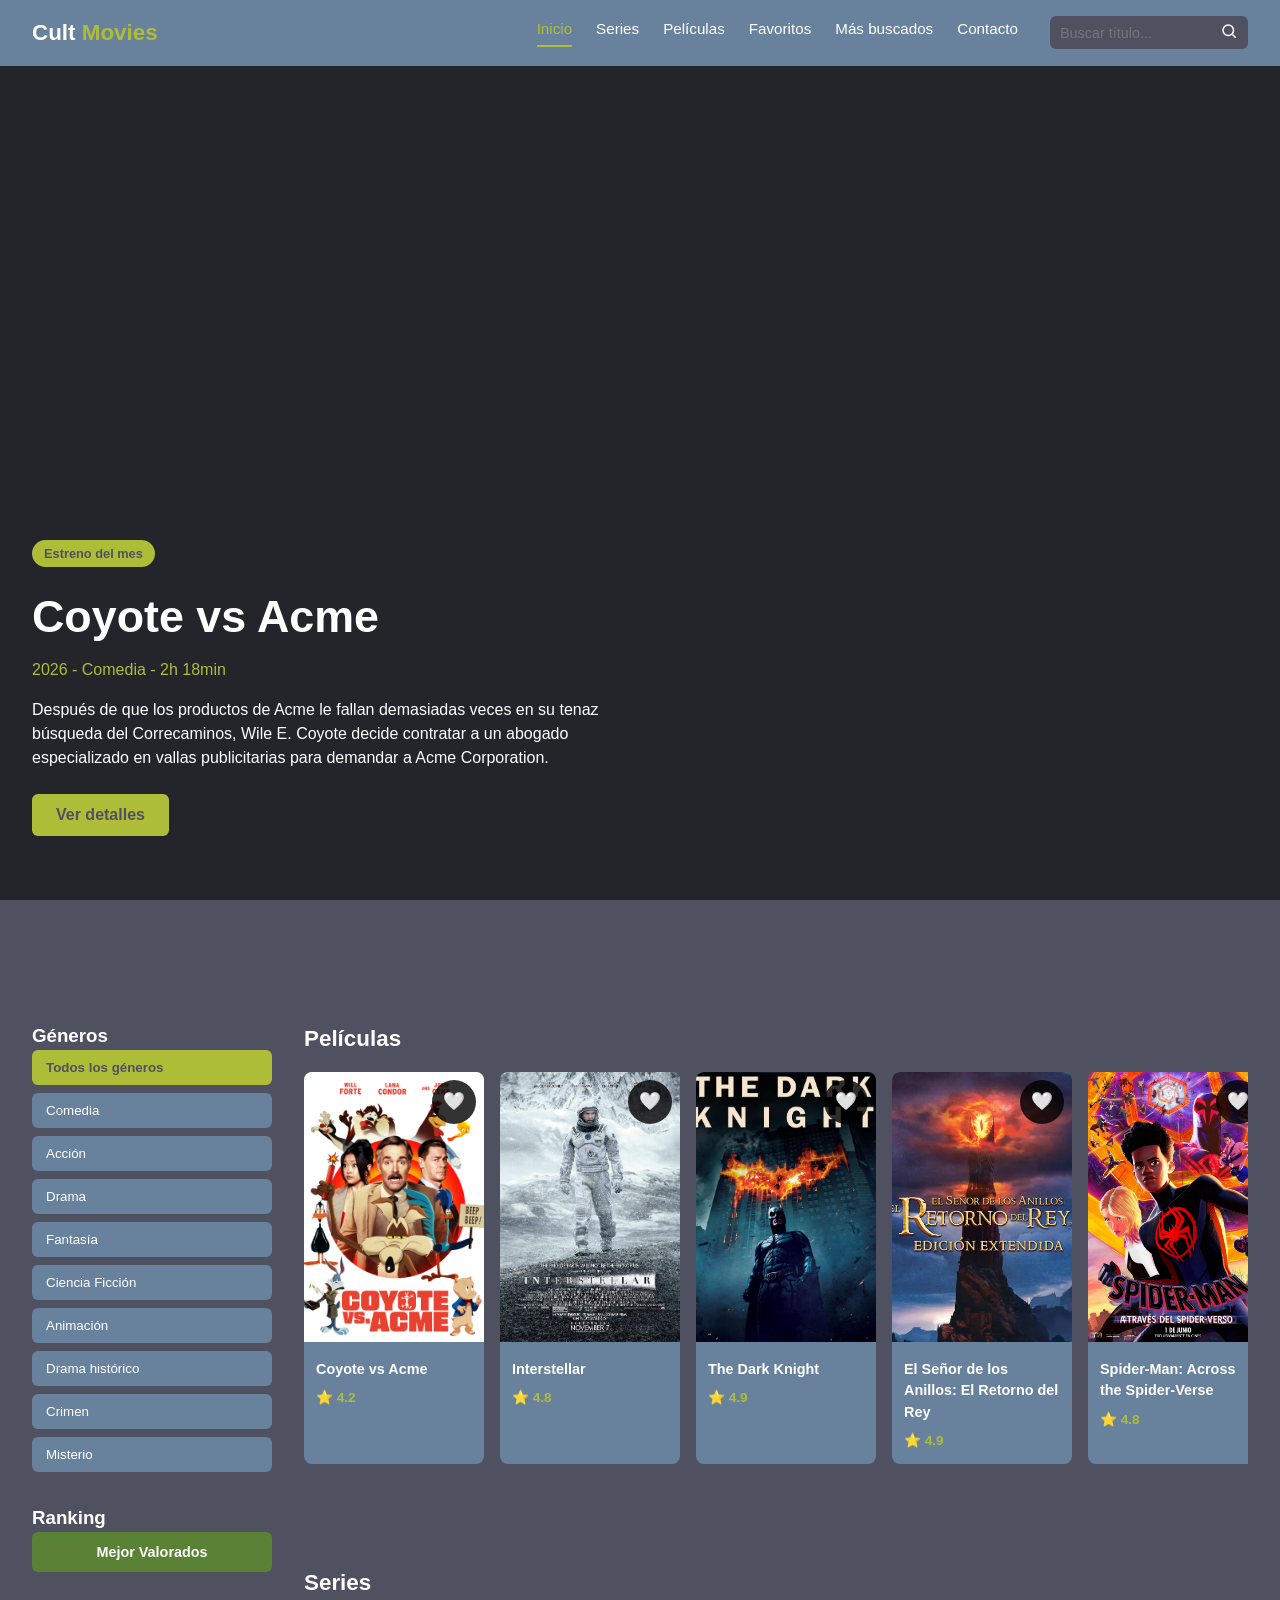
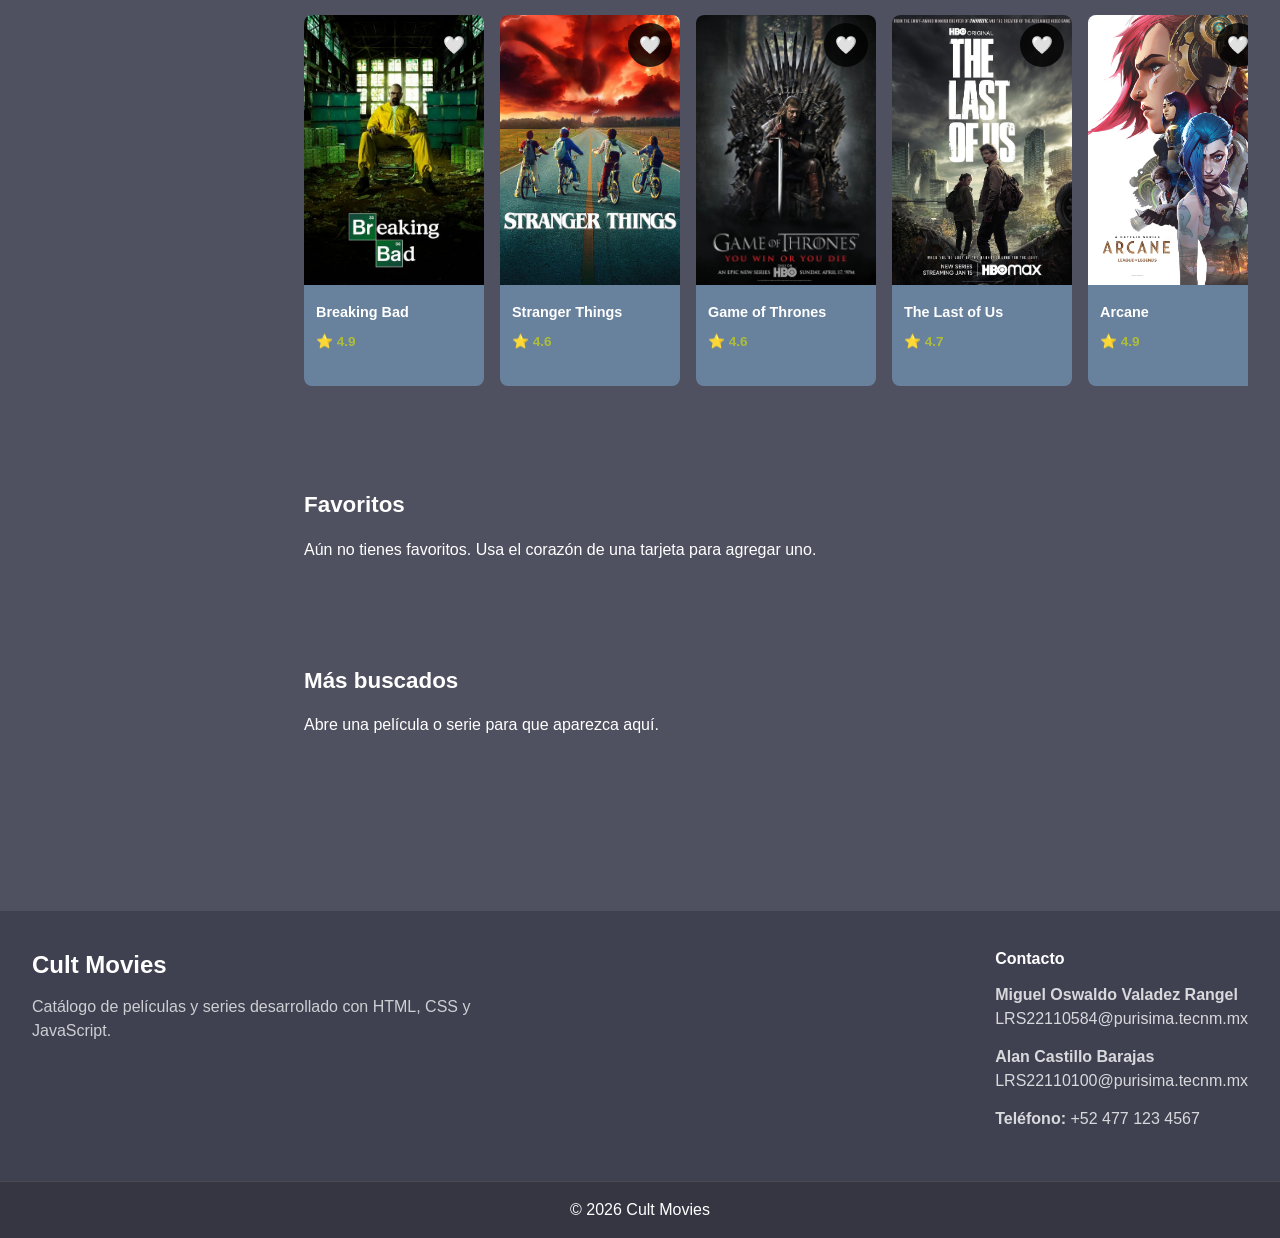
<file: index.html>
<!doctype html>
<html lang="es">
  <head>
    <meta charset="UTF-8" />
    <meta name="viewport" content="width=device-width, initial-scale=1.0" />

    <title>Cult Movies</title>

    <meta
      name="description"
      content="Página web sobre series y películas, guarda tus favoritos y consulta lo más buscado."
    />

    <link rel="stylesheet" href="css/styles.css" />
  </head>

  <body>

    <!-- NAVBAR -->
    <header class="navbar" id="navBar">

      <div class="navbar-content">

        <!-- LOGO -->
        <a href="#inicio" class="navbar-logo" data-nav="inicio">
          Cult <span>Movies</span>
        </a>


        <!-- BOTÓN HAMBURGUESA -->
        <button
          class="navbar-toggle"
          id="navToggle"
          aria-label="Abrir menú"
        >
          <span></span>
          <span></span>
          <span></span>
        </button>


        <!-- MENÚ -->
        <div class="navbar-menu" id="navMenu">

          <nav
            class="navbar-links"
            aria-label="Navegación principal"
          >

            <a
              href="#inicio"
              class="navbar-link is-active"
              data-nav="inicio"
            >
              Inicio
            </a>

            <a
              href="#series"
              class="navbar-link"
              data-nav="series"
            >
              Series
            </a>

            <a
              href="#peliculas"
              class="navbar-link"
              data-nav="peliculas"
            >
              Películas
            </a>

            <a
              href="#favoritos"
              class="navbar-link"
              data-nav="favoritos"
            >
              Favoritos
            </a>

            <a
              href="#mas-buscados"
              class="navbar-link"
              data-nav="mas-buscados"
            >
              Más buscados
            </a>

            <a
              href="#contacto"
              class="navbar-link"
              data-nav="contacto"
            >
              Contacto
            </a>

          </nav>


          <!-- BUSCADOR -->
          <form class="navbar-search" id="searchForm">

            <input
              type="search"
              id="searchInput"
              name="q"
              class="navbar-search-input"
              placeholder="Buscar título..."
              autocomplete="off"
            />

            <button
              type="submit"
              class="navbar-search-btn"
              aria-label="Buscar"
            >
              <svg
                viewBox="0 0 24 24"
                width="18"
                height="18"
                fill="none"
                stroke="currentColor"
                stroke-width="2"
              >
                <circle cx="11" cy="11" r="7"></circle>

                <line
                  x1="21"
                  y1="21"
                  x2="16.65"
                  y2="16.65"
                ></line>
              </svg>
            </button>

          </form>

        </div>
      </div>
    </header>


    <!-- CONTENIDO PRINCIPAL -->
    <main id="mainContent">


      <!-- HERO -->
      <section class="hero" id="inicio">

        <div class="hero-media">

          <video
            class="hero-video"
            autoplay
            muted
            loop
            playsinline
          >
            <source
              src="videos/Coyote Vs. ACME - Trailer Oficial Doblado al Español.mp4"
              type="video/mp4"
            />
          </video>

          <div class="hero-overlay"></div>

        </div>


        <div class="hero-content">

          <span class="hero-eyebrow">
            Estreno del mes
          </span>

          <h1 class="hero-title">
            Coyote vs Acme
          </h1>

          <p class="hero-info">
            2026 - Comedia - 2h 18min
          </p>

          <p class="hero-synopsis">
            Después de que los productos de Acme le fallan demasiadas veces
            en su tenaz búsqueda del Correcaminos, Wile E. Coyote decide
            contratar a un abogado especializado en vallas publicitarias
            para demandar a Acme Corporation.
          </p>


          <div class="hero-actions">

            <!-- ENVÍA EL ID A detalle.html -->
            <button
              class="btn-details"
              id="heroInfoBtn"
              onclick="window.location.href='detalle.html?id=pel-001'"
            >
              Ver detalles
            </button>

          </div>

        </div>

      </section>


      <!-- ============================== -->
      <!-- SIDEBAR + CONTENIDO PRINCIPAL -->
      <!-- ============================== -->

      <div class="layout-container">


        <!-- SIDEBAR -->
        <aside class="sidebar" id="sidebar">


          <!-- GÉNEROS -->
          <div class="sidebar-genres">

            <h3 class="sidebar-title">
              Géneros
            </h3>

            <ul class="genre-list">
              <li>
                <button class="genre-btn is-active" data-genero="" aria-pressed="true">
                  Todos los géneros
                </button>
              </li>

              <li>
                <button
                  class="genre-btn"
                  data-genero="Comedia"
                >
                  Comedia
                </button>
              </li>

              <li>
                <button
                  class="genre-btn"
                  data-genero="Acción"
                >
                  Acción
                </button>
              </li>

              <li>
                <button
                  class="genre-btn"
                  data-genero="Drama"
                >
                  Drama
                </button>
              </li>

              <li>
                <button
                  class="genre-btn"
                  data-genero="Fantasía"
                >
                  Fantasía
                </button>
              </li>

              <li>
                <button
                  class="genre-btn"
                  data-genero="Ciencia ficción"
                >
                  Ciencia Ficción
                </button>
              </li>

              <li>
                <button
                  class="genre-btn"
                  data-genero="Animación"
                >
                  Animación
                </button>
              </li>

              <li>
                <button
                  class="genre-btn"
                  data-genero="Drama histórico"
                >
                  Drama histórico
                </button>
              </li>

              <li>
                <button
                  class="genre-btn"
                  data-genero="Crimen"
                >
                  Crimen
                </button>
              </li>

              <li>
                <button
                  class="genre-btn"
                  data-genero="Misterio"
                >
                  Misterio
                </button>
              </li>

            </ul>

          </div>


          <!-- MEJOR VALORADOS -->
          <div class="sidebar-top-rated">

            <h3 class="sidebar-title">
              Ranking
            </h3>

            <button
              class="btn-top-rated"
              id="topRatedBtn"
            >
              Mejor Valorados
            </button>

          </div>

        </aside>


        <!-- ============================== -->
        <!-- CONTENIDO -->
        <!-- ============================== -->

        <div
          class="content-area"
          id="contentArea"
        >


          <!-- VISTA PRINCIPAL -->
          <div id="vistaInicio">


            <!-- PELÍCULAS -->
            <section
              class="row"
              id="peliculas"
            >

              <h2 class="row-title">
                Películas
              </h2>

              <div
                class="row-cards"
                id="peliculasCards"
              >
                <!-- JS GENERA LOS CARDS -->
              </div>

            </section>


            <!-- SERIES -->
            <section
              class="row"
              id="series"
            >

              <h2 class="row-title">
                Series
              </h2>

              <div
                class="row-cards"
                id="seriesCards"
              >
                <!-- JS GENERA LOS CARDS -->
              </div>

            </section>


            <!-- FAVORITOS -->
            <section
              class="row"
              id="favoritos"
            >

              <h2 class="row-title">
                Favoritos
              </h2>

              <div
                class="row-cards"
                id="favoritosCards"
              >
                <!-- JS GENERA LOS FAVORITOS -->
              </div>

            </section>


            <!-- MÁS BUSCADOS -->
            <section
              class="row"
              id="mas-buscados"
            >

              <h2 class="row-title">
                Más buscados
              </h2>

              <div
                class="row-cards"
                id="masBuscadosCards"
              >
                <!-- JS GENERA LOS MÁS BUSCADOS -->
              </div>

            </section>

          </div>


          <!-- ============================== -->
          <!-- VISTA FILTRADA -->
          <!-- ============================== -->

          <div
            id="vistaFiltrada"
            class="oculto"
          >

            <h2
              class="row-title"
              id="tituloFiltrado"
            >
              Resultados
            </h2>

            <div
              class="grid-cards"
              id="gridCards"
            >
              <!-- JS GENERA RESULTADOS -->
            </div>

          </div>

        </div>

      </div>

    </main>


    <!-- ============================== -->
    <!-- FOOTER -->
    <!-- ============================== -->

    <footer class="footer" id="contacto">
      <div class="footer-container">

        <div class="footer-brand">
          <h3>Cult <span>Movies</span></h3>
          <p>
            Catálogo de películas y series desarrollado con HTML, CSS y JavaScript.
          </p>
        </div>

        <div class="footer-contact">
          <h4>Contacto</h4>

          <p>
            <strong>Miguel Oswaldo Valadez Rangel</strong><br />
            <a href="mailto:LRS22110584@purisima.tecnm.mx">
              LRS22110584@purisima.tecnm.mx
            </a>
          </p>

          <p>
            <strong>Alan Castillo Barajas</strong><br />
            <a href="mailto:LRS22110100@purisima.tecnm.mx">
              LRS22110100@purisima.tecnm.mx
            </a>
          </p>

          <p>
            <strong>Teléfono:</strong>
            <a href="tel:+524771234567">
              +52 477 123 4567
            </a>
          </p>
        </div>

      </div>

      <div class="footer-bottom">
        <p>© 2026 Cult Movies</p>
      </div>
    </footer>
    
    <!-- DATOS PRIMERO -->
    <script src="js/data.js"></script>

    <!-- LÓGICA DESPUÉS -->
    <script src="js/script.js"></script>

  </body>
</html>
</file>
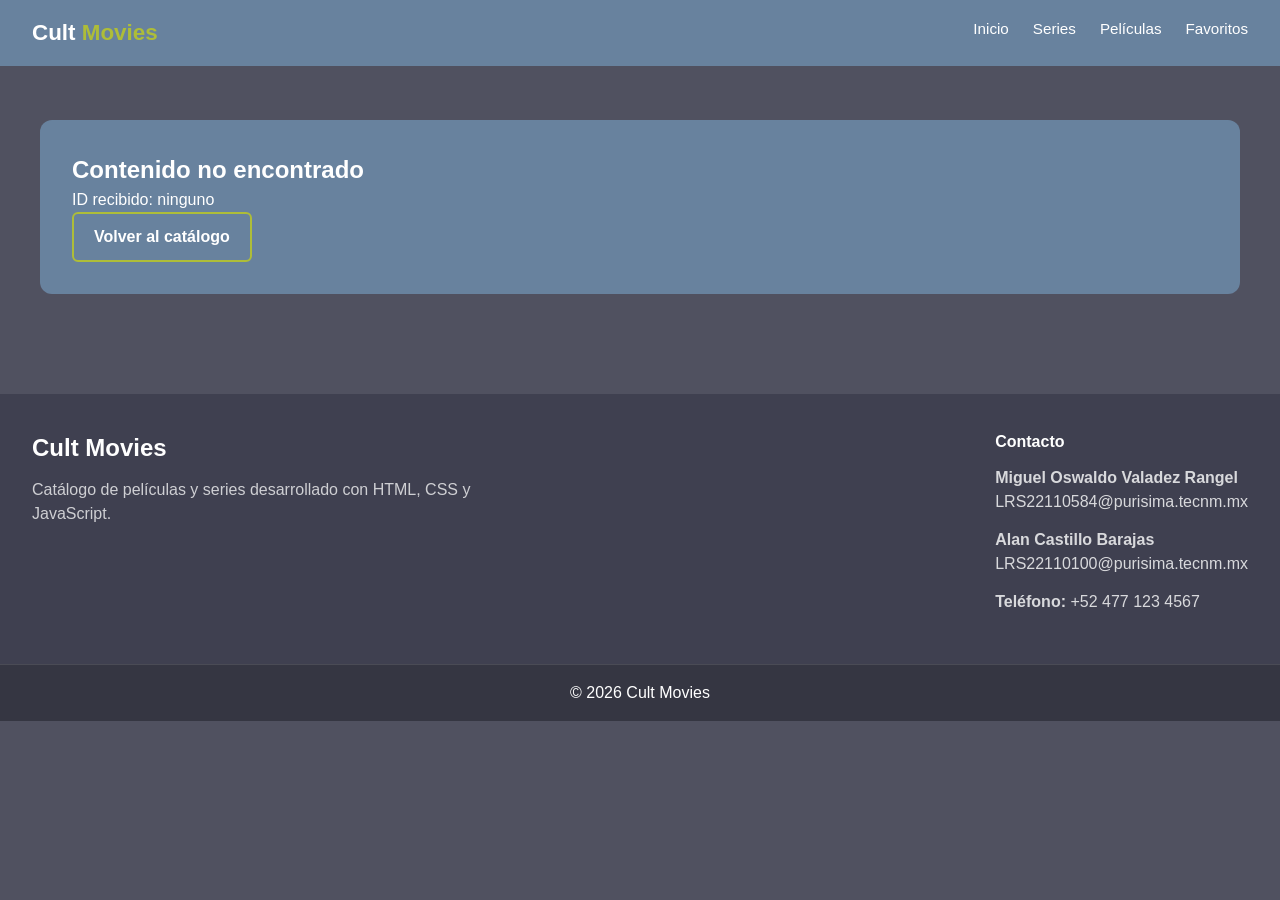
<file: detalle.html>
<!doctype html>
<html lang="es">
<head>
  <meta charset="UTF-8" />
  <meta name="viewport" content="width=device-width, initial-scale=1.0" />

  <title>Detalle | Cult Movies</title>

  <link rel="stylesheet" href="css/styles.css" />
  <link rel="stylesheet" href="css/detalle.css" />
</head>

<body>

  <!-- NAVBAR -->
  <header class="navbar" id="navBar">
    <div class="navbar-content">

      <a href="index.html" class="navbar-logo">
        Cult <span>Movies</span>
      </a>

      <button class="navbar-toggle" id="navToggle">
        <span></span>
        <span></span>
        <span></span>
      </button>

      <div class="navbar__menu" id="navMenu">
        <nav class="navbar-links" aria-label="Navegacion principal">
          <a href="index.html#inicio" class="navbar-link">Inicio</a>
          <a href="index.html#series" class="navbar-link">Series</a>
          <a href="index.html#peliculas" class="navbar-link">Películas</a>
          <a href="index.html#favoritos" class="navbar-link">Favoritos</a>
        </nav>
      </div>

    </div>
  </header>


  <!-- DETALLE -->
  <main class="detail-page">

    <section class="detail-container">

      <!-- POSTER -->
      <div class="detail-poster">
        <img
          id="detailPoster"
          src=""
          alt="Poster"
        />
      </div>


      <!-- INFORMACIÓN -->
      <div class="detail-info">

        <span
          class="detail-type"
          id="detailType"
        >
          Película
        </span>

        <h1
          class="detail-title"
          id="detailTitle"
        >
          Título
        </h1>


        <!-- DATOS PRINCIPALES -->
        <div class="detail-meta">

          <span id="detailYear">
            2026
          </span>

          <span>•</span>

          <span id="detailGenre">
            Comedia
          </span>

          <span>•</span>

          <span id="detailDuration">
            2h 18min
          </span>

        </div>


        <!-- CALIFICACIÓN -->
        <div class="detail-rating">

          <span class="star">★</span>

          <span id="detailRate">
            4.2
          </span>

          <span>/ 5</span>

          <span class="detail-visits" id="detailVisitas"></span>

        </div>


        <!-- SINOPSIS -->
        <section class="detail-section">

          <h2>Sinopsis</h2>

          <p id="detailSynopsis">
            Sinopsis del contenido.
          </p>

        </section>


        <!-- ACCIONES -->
        <div class="detail-actions">

          <button
            class="btn-details"
            id="detailFavBtn"
          >
            🤍 Agregar a favoritos
          </button>

          <a
            href="index.html"
            class="btn-back"
          >
            Volver al catálogo
          </a>

        </div>

      </div>

    </section>


    <!-- COMENTARIOS -->
    <section class="comments-section">

      <h2>Comentarios</h2>


      <!-- FORMULARIO -->
      <form
        class="comment-form"
        id="commentForm"
      >

        <label for="commentInput">Tu reseña</label>
        <textarea
          id="commentInput"
          rows="4"
          placeholder="Escribe un comentario..."
          required
        ></textarea>

        <label for="commentRating">Tu puntuación</label>
        <select id="commentRating" required>
          <option value="">Selecciona las estrellas</option>
          <option value="1">★ — 1 estrella</option>
          <option value="2">★★ — 2 estrellas</option>
          <option value="3">★★★ — 3 estrellas</option>
          <option value="4">★★★★ — 4 estrellas</option>
          <option value="5">★★★★★ — 5 estrellas</option>
        </select>

        <button
          type="submit"
          class="btn-details"
        >
          Publicar comentario
        </button>

      </form>

      <p id="commentStatus" role="status" aria-live="polite"></p>

      <!-- LISTA -->
      <div
        class="comments-list"
        id="commentsList"
      >

        <!-- JS agrega comentarios -->

      </div>

    </section>

  </main>


  <!-- FOOTER -->
  <footer class="footer" id="contacto">
        <div class="footer-container">

            <div class="footer-brand">
            <h3>Cult <span>Movies</span></h3>
            <p>
                Catálogo de películas y series desarrollado con HTML, CSS y JavaScript.
            </p>
            </div>

            <div class="footer-contact">
            <h4>Contacto</h4>

            <p>
                <strong>Miguel Oswaldo Valadez Rangel</strong><br />
                <a href="mailto:LRS22110584@purisima.tecnm.mx">
                LRS22110584@purisima.tecnm.mx
                </a>
            </p>

            <p>
                <strong>Alan Castillo Barajas</strong><br />
                <a href="mailto:LRS22110100@purisima.tecnm.mx">
                LRS22110100@purisima.tecnm.mx
                </a>
            </p>

            <p>
                <strong>Teléfono:</strong>
                <a href="tel:+524771234567">
                +52 477 123 4567
                </a>
            </p>
            </div>

        </div>

        <div class="footer-bottom">
            <p>© 2026 Cult Movies</p>
        </div>
    </footer>


  <script src="js/data.js"></script>
  <script src="js/script.js"></script>
  <script src="js/detalle.js"></script>

</body>
</html>
</file>
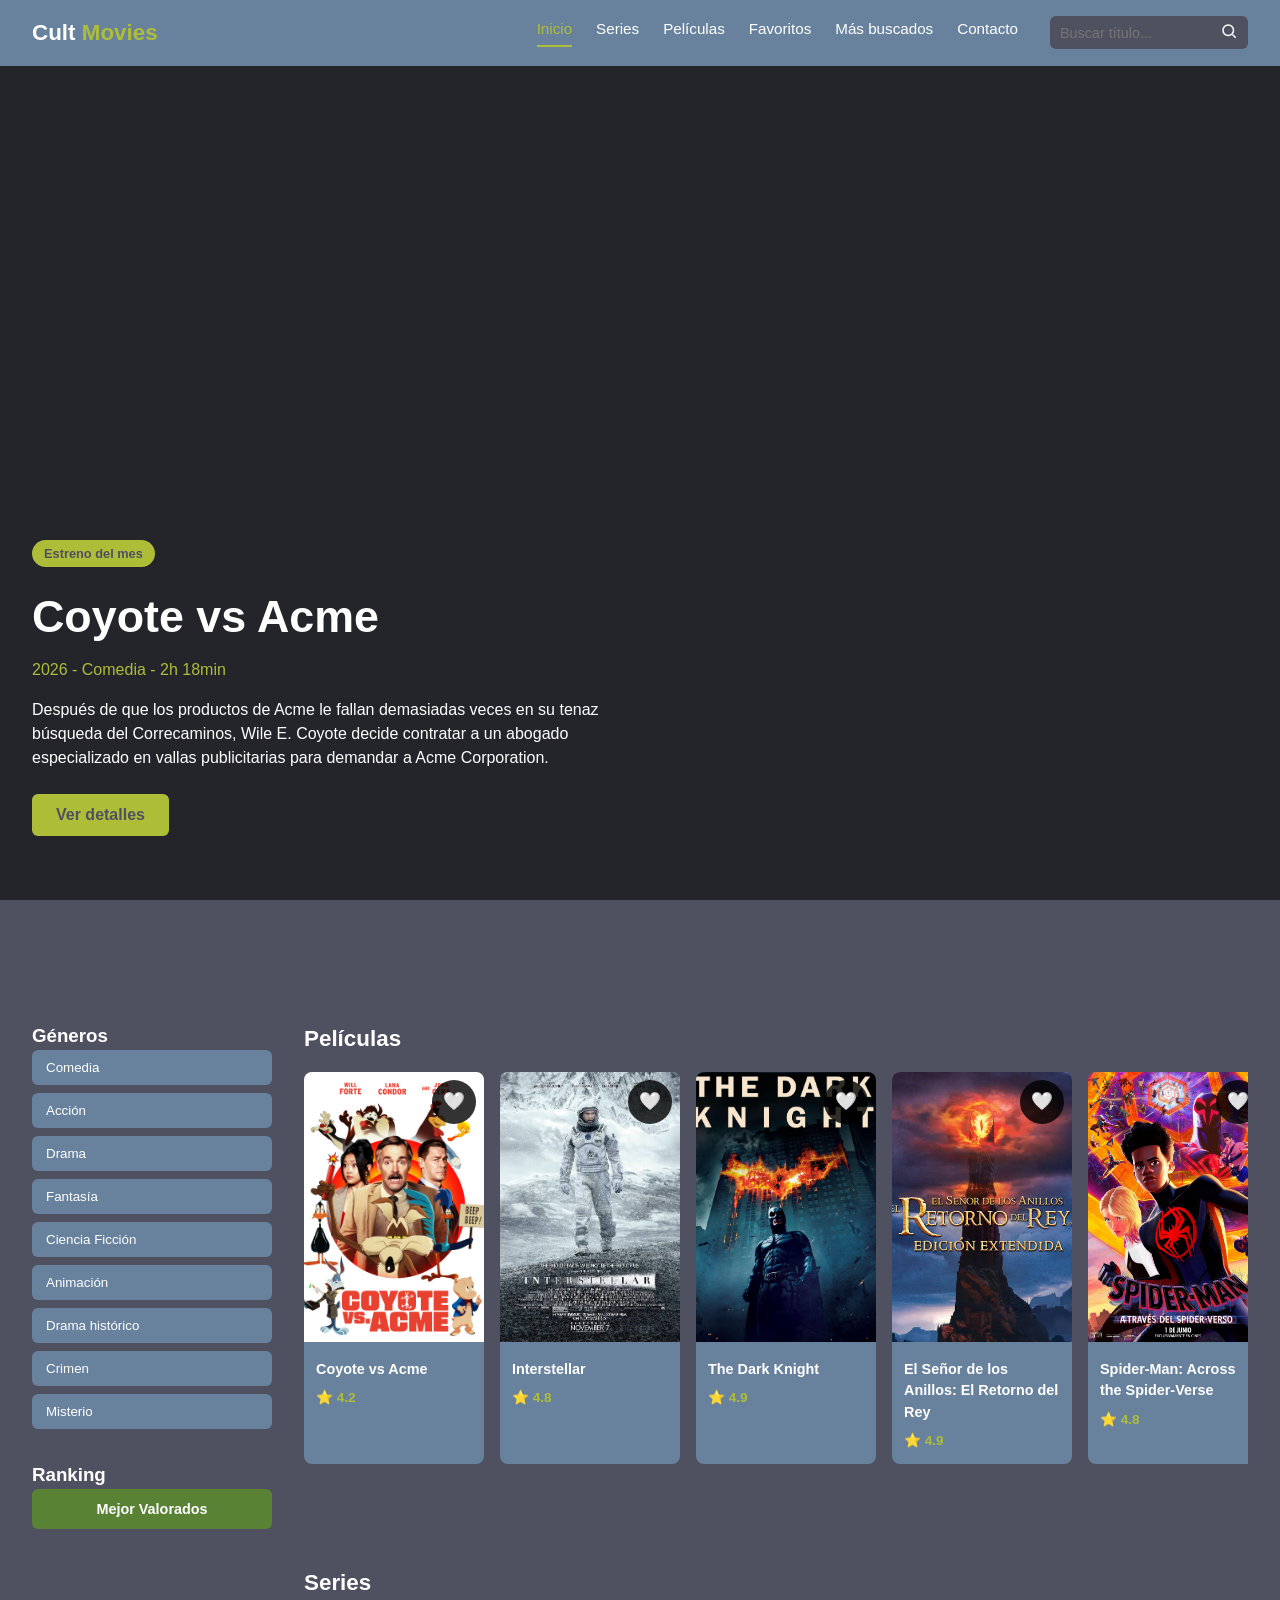
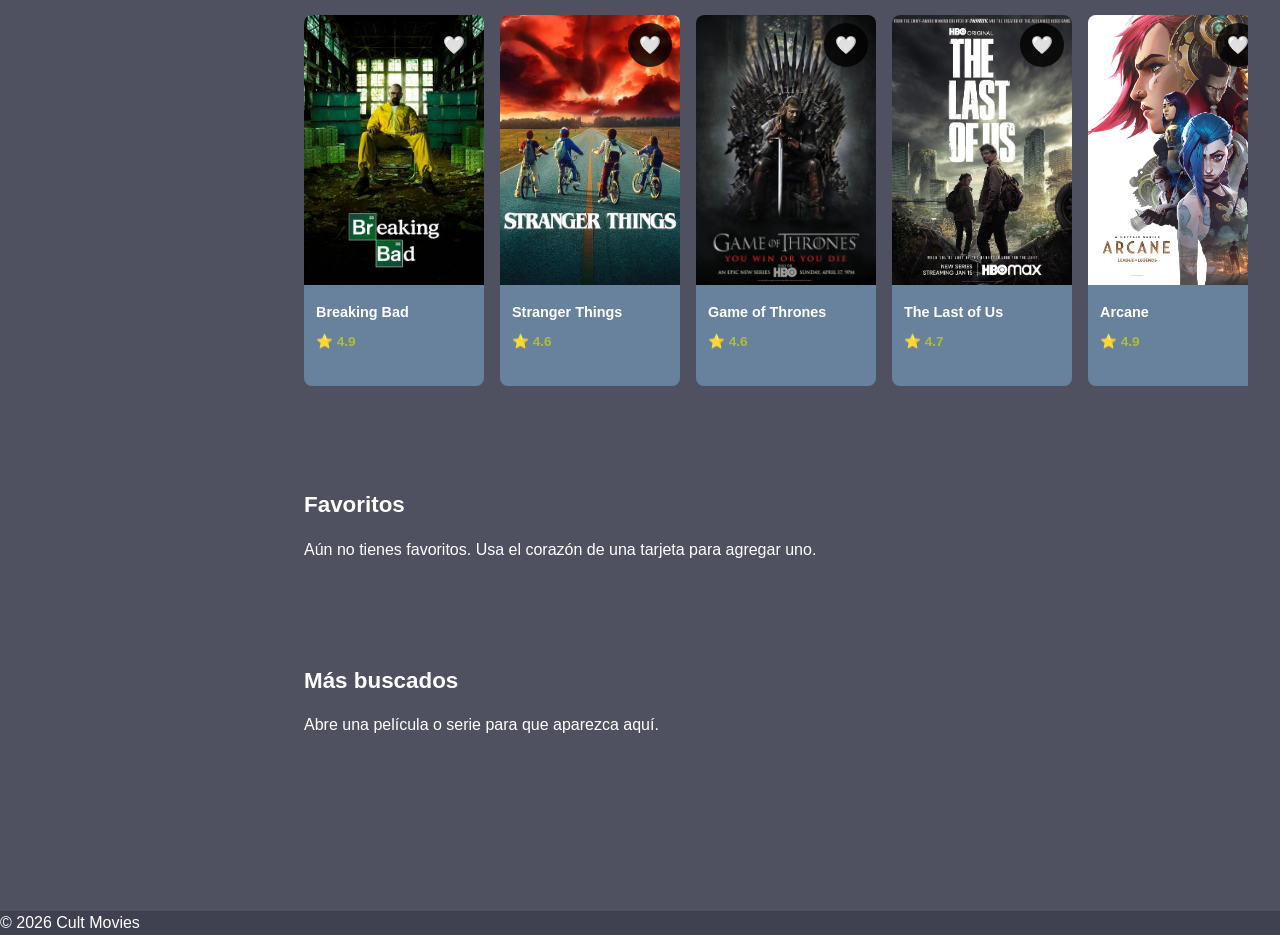
<file: home.html>
<!doctype html>
<html lang="es">
  <head>
    <meta charset="UTF-8" />
    <meta name="viewport" content="width=device-width, initial-scale=1.0" />

    <title>Cult Movies</title>

    <meta
      name="description"
      content="Página web sobre series y películas, guarda tus favoritos y consulta lo más buscado."
    />

    <link rel="stylesheet" href="css/styles.css" />
  </head>

  <body>

    <!-- NAVBAR -->
    <header class="navbar" id="navBar">

      <div class="navbar-content">

        <!-- LOGO -->
        <a href="#inicio" class="navbar-logo" data-nav="inicio">
          Cult <span>Movies</span>
        </a>


        <!-- BOTÓN HAMBURGUESA -->
        <button
          class="navbar-toggle"
          id="navToggle"
          aria-label="Abrir menú"
        >
          <span></span>
          <span></span>
          <span></span>
        </button>


        <!-- MENÚ -->
        <div class="navbar-menu" id="navMenu">

          <nav
            class="navbar-links"
            aria-label="Navegación principal"
          >

            <a
              href="#inicio"
              class="navbar-link is-active"
              data-nav="inicio"
            >
              Inicio
            </a>

            <a
              href="#series"
              class="navbar-link"
              data-nav="series"
            >
              Series
            </a>

            <a
              href="#peliculas"
              class="navbar-link"
              data-nav="peliculas"
            >
              Películas
            </a>

            <a
              href="#favoritos"
              class="navbar-link"
              data-nav="favoritos"
            >
              Favoritos
            </a>

            <a
              href="#mas-buscados"
              class="navbar-link"
              data-nav="mas-buscados"
            >
              Más buscados
            </a>

            <a
              href="#contacto"
              class="navbar-link"
              data-nav="contacto"
            >
              Contacto
            </a>

          </nav>


          <!-- BUSCADOR -->
          <form class="navbar-search" id="searchForm">

            <input
              type="search"
              id="searchInput"
              name="q"
              class="navbar-search-input"
              placeholder="Buscar título..."
              autocomplete="off"
            />

            <button
              type="submit"
              class="navbar-search-btn"
              aria-label="Buscar"
            >
              <svg
                viewBox="0 0 24 24"
                width="18"
                height="18"
                fill="none"
                stroke="currentColor"
                stroke-width="2"
              >
                <circle cx="11" cy="11" r="7"></circle>

                <line
                  x1="21"
                  y1="21"
                  x2="16.65"
                  y2="16.65"
                ></line>
              </svg>
            </button>

          </form>

        </div>
      </div>
    </header>


    <!-- CONTENIDO PRINCIPAL -->
    <main id="mainContent">


      <!-- HERO -->
      <section class="hero" id="inicio">

        <div class="hero-media">

          <video
            class="hero-video"
            autoplay
            muted
            loop
            playsinline
          >
            <source
              src="videos/Coyote Vs. ACME - Trailer Oficial Doblado al Español.mp4"
              type="video/mp4"
            />
          </video>

          <div class="hero-overlay"></div>

        </div>


        <div class="hero-content">

          <span class="hero-eyebrow">
            Estreno del mes
          </span>

          <h1 class="hero-title">
            Coyote vs Acme
          </h1>

          <p class="hero-info">
            2026 - Comedia - 2h 18min
          </p>

          <p class="hero-synopsis">
            Después de que los productos de Acme le fallan demasiadas veces
            en su tenaz búsqueda del Correcaminos, Wile E. Coyote decide
            contratar a un abogado especializado en vallas publicitarias
            para demandar a Acme Corporation.
          </p>


          <div class="hero-actions">

            <!-- ENVÍA EL ID A detalle.html -->
            <button
              class="btn-details"
              id="heroInfoBtn"
              onclick="window.location.href='detalle.html?id=pel-001'"
            >
              Ver detalles
            </button>

          </div>

        </div>

      </section>


      <!-- ============================== -->
      <!-- SIDEBAR + CONTENIDO PRINCIPAL -->
      <!-- ============================== -->

      <div class="layout-container">


        <!-- SIDEBAR -->
        <aside class="sidebar" id="sidebar">


          <!-- GÉNEROS -->
          <div class="sidebar-genres">

            <h3 class="sidebar-title">
              Géneros
            </h3>

            <ul class="genre-list">

              <li>
                <button
                  class="genre-btn"
                  data-genero="Comedia"
                >
                  Comedia
                </button>
              </li>

              <li>
                <button
                  class="genre-btn"
                  data-genero="Acción"
                >
                  Acción
                </button>
              </li>

              <li>
                <button
                  class="genre-btn"
                  data-genero="Drama"
                >
                  Drama
                </button>
              </li>

              <li>
                <button
                  class="genre-btn"
                  data-genero="Fantasía"
                >
                  Fantasía
                </button>
              </li>

              <li>
                <button
                  class="genre-btn"
                  data-genero="Ciencia ficción"
                >
                  Ciencia Ficción
                </button>
              </li>

              <li>
                <button
                  class="genre-btn"
                  data-genero="Animación"
                >
                  Animación
                </button>
              </li>

              <li>
                <button
                  class="genre-btn"
                  data-genero="Drama histórico"
                >
                  Drama histórico
                </button>
              </li>

              <li>
                <button
                  class="genre-btn"
                  data-genero="Crimen"
                >
                  Crimen
                </button>
              </li>

              <li>
                <button
                  class="genre-btn"
                  data-genero="Misterio"
                >
                  Misterio
                </button>
              </li>

            </ul>

          </div>


          <!-- MEJOR VALORADOS -->
          <div class="sidebar-top-rated">

            <h3 class="sidebar-title">
              Ranking
            </h3>

            <button
              class="btn-top-rated"
              id="topRatedBtn"
            >
              Mejor Valorados
            </button>

          </div>

        </aside>


        <!-- ============================== -->
        <!-- CONTENIDO -->
        <!-- ============================== -->

        <div
          class="content-area"
          id="contentArea"
        >


          <!-- VISTA PRINCIPAL -->
          <div id="vistaInicio">


            <!-- PELÍCULAS -->
            <section
              class="row"
              id="peliculas"
            >

              <h2 class="row-title">
                Películas
              </h2>

              <div
                class="row-cards"
                id="peliculasCards"
              >
                <!-- JS GENERA LOS CARDS -->
              </div>

            </section>


            <!-- SERIES -->
            <section
              class="row"
              id="series"
            >

              <h2 class="row-title">
                Series
              </h2>

              <div
                class="row-cards"
                id="seriesCards"
              >
                <!-- JS GENERA LOS CARDS -->
              </div>

            </section>


            <!-- FAVORITOS -->
            <section
              class="row"
              id="favoritos"
            >

              <h2 class="row-title">
                Favoritos
              </h2>

              <div
                class="row-cards"
                id="favoritosCards"
              >
                <!-- JS GENERA LOS FAVORITOS -->
              </div>

            </section>


            <!-- MÁS BUSCADOS -->
            <section
              class="row"
              id="mas-buscados"
            >

              <h2 class="row-title">
                Más buscados
              </h2>

              <div
                class="row-cards"
                id="masBuscadosCards"
              >
                <!-- JS GENERA LOS MÁS BUSCADOS -->
              </div>

            </section>

          </div>


          <!-- ============================== -->
          <!-- VISTA FILTRADA -->
          <!-- ============================== -->

          <div
            id="vistaFiltrada"
            class="oculto"
          >

            <h2
              class="row-title"
              id="tituloFiltrado"
            >
              Resultados
            </h2>

            <div
              class="grid-cards"
              id="gridCards"
            >
              <!-- JS GENERA RESULTADOS -->
            </div>

          </div>

        </div>

      </div>

    </main>


    <!-- ============================== -->
    <!-- FOOTER -->
    <!-- ============================== -->

    <footer
      class="footer"
      id="contacto"
    >

      <p>
        © 2026 Cult Movies
      </p>

    </footer>


    <!-- DATOS PRIMERO -->
    <script src="js/data.js"></script>

    <!-- LÓGICA DESPUÉS -->
    <script src="js/script.js"></script>

  </body>
</html>
</file>
<file: css/styles.css>
:root {
  --color-oscuro: #505160; /* FONDO GENERAL DE LA PAGINA*/
  --color-azul: #68829e; /* FONDO PARA ELEMENTOS SECUNDARIOS*/
  --color-oliva: #aebd38; /* COLOR PRINCIPAL PARA BOTONES Y ESTADO ACTIVO */
  --color-verde: #598234; /* COLOR PARA HOVER */
  --texto-claro: #ffffff; /* TEXTO BLANCO PARA RESALTAR EN FONDOS OSCUROS */
}

/*RESET BASICO DEL NAVEGADOR*/
* {
  margin: 0;
  padding: 0;
  box-sizing: border-box;
}

body {
  background-color: var(--color-oscuro);
  color: var(--texto-claro);
  font-family: Arial, sans-serif;
  line-height: 1.5;
}

a {
  text-decoration: none;
  color: inherit;
}

/*NAVBAR*/
.navbar {
  position: fixed; /*PARA QUE EL NAVBAR SE QUEDE FIJO ARRIBA*/
  top: 0;
  left: 0;
  right: 0;
  z-index: 100;
  background-color: var(--color-azul);
}

.navbar-content {
  display: flex;
  justify-content: space-between;
  align-items: center;
  padding: 16px 32px;
  max-width: 1400px;
  margin: 0 auto; /* CENTRA EL CONTENIDO SI LA PANTALLA ES MUY ANCHA */
}

.navbar-logo {
  font-size: 1.4rem;
  font-weight: bold;
}

.navbar-logo span {
  color: var(--color-oliva); /* resalta "Movies" con el color de acento */
}

/* AGRUPA LINKS Y BUSCADOR */
.navbar-menu {
  display: flex;
  align-items: center;
  gap: 32px;
}

.navbar-links {
  display: flex;
  gap: 24px;
}

.navbar-link {
  color: var(--texto-claro);
  font-size: 0.95rem;
  padding-bottom: 4px;
  border-bottom: 2px solid transparent;
  transition:
    border-color 0.2s,
    color 0.2s;
}

.navbar-link:hover {
  color: var(--color-oliva);
}

/* CLAVE MANEJADA CON JS PARA SABER CUAL ES LA SECTION ACUTUAL */
.is-active {
  color: var(--color-oliva);
  border-bottom: 2px solid var(--color-oliva);
}

/* BARRA DE BUSQUEDA*/
.navbar-search {
  display: flex;
  align-items: center;
  background-color: var(--color-oscuro);
  border-radius: 6px;
  padding: 6px 10px;
}

.navbar-search-input {
  background: none;
  border: none;
  outline: none;
  color: var(--texto-claro);
  font-size: 0.9rem;
  width: 160px;
}

.navbar-search-btn {
  background: none;
  border: none;
  color: var(--texto-claro);
  cursor: pointer;
}

.navbar-search-btn:hover {
  color: var(--color-oliva);
}

/* BOTON HAMBURGUESA, OCULTO EN ESCRITRIO */
.navbar-toggle {
  display: none;
  flex-direction: column;
  gap: 4px;
  background: none;
  border: none;
  cursor: pointer;
}

.navbar-toggle span {
  width: 24px;
  height: 2px;
  background-color: var(--texto-claro);
}

/*HERO*/
.hero {
  position: relative;
  height: 100vh; /* 100% de la altura visible de la pantalla */
  min-height: 500px;
  overflow: hidden; /* recorta cualquier cosa que se salga del recuadro */
  display: flex;
  align-items: flex-end; /* empuja el contenido de texto hacia abajo del hero */
  background-color: var(--color-oscuro); /* se ve mientras carga el video */
  margin-bottom: 90px;
}

.hero-media {
  position: absolute;
  top: 0;
  left: 0;
  width: 100%;
  height: 100%;
}

.hero-video {
  width: 100%;
  height: 100%;
  object-fit: cover; /* el video cubre todo el espacio sin deformarse */
}

/* OVERLAY TRANSPARENTE ENCIMA DEL VIDEO */
.hero-overlay {
  position: absolute;
  top: 0;
  left: 0;
  width: 100%;
  height: 100%;
  background-color: rgba(0, 0, 0, 0.55);
}

.hero-content {
  position: relative; /* ENCIMA DEL OVERLAY */
  z-index: 1;
  max-width: 700px;
  padding: 0 32px 64px;
}

.hero-eyebrow {
  display: inline-block;
  background-color: var(--color-oliva);
  color: var(--color-oscuro);
  font-size: 0.8rem;
  font-weight: bold;
  padding: 4px 12px;
  border-radius: 20px;
  margin-bottom: 16px;
}

.hero-title {
  font-size: 2.8rem;
  margin-bottom: 8px;
}

.hero-info {
  color: var(--color-oliva);
  margin-bottom: 16px;
}

.hero-synopsis {
  margin-bottom: 24px;
}

.hero-actions {
  display: flex;
  align-items: center;
  gap: 16px;
}

.btn-details {
  background-color: var(--color-oliva);
  color: var(--color-oscuro);
  border: none;
  padding: 12px 24px;
  border-radius: 6px;
  font-weight: bold;
  font-size: 1rem;
  cursor: pointer;
  transition: background-color 0.2s;
}

.btn-details:hover {
  background-color: var(--color-verde);
  color: var(--texto-claro);
}

.btn-fav {
  background: none;
  border: 2px solid var(--color-oliva);
  border-radius: 50%; /* círculo perfecto */
  width: 44px;
  height: 44px;
  font-size: 1.2rem;
  cursor: pointer;
}

.layout-container {
  display: flex;
  gap: 32px;
  max-width: 1400px;
  margin: 0 auto;
  padding: 32px;
}

.sidebar {
  width: 240px;
  flex-shrink: 0;
  display: flex;
  flex-direction: column;
  gap: 32px;
}

/*QUITAMOS PUNTOS DE LA LISTA Y SE ORDENAN EN COLUMNA*/
.genre-list {
  list-style: none;
  display: flex;
  flex-direction: column;
  gap: 8px;
}

.genre-btn {
  width: 100%;
  text-align: left;
  background-color: var(--color-azul);
  color: var(--texto-claro);
  border: none;
  padding: 10px 14px;
  border-radius: 6px;
  font: 0.9 rem;
}

.genre-btn:hover {
  background-color: var(--color-verde);
}

/*CLASE PARA JS MANEJE EL GENERO QUE SE APLICARA EN EL FILTRO*/
.genre-btn.is-active {
  background-color: var(--color-oliva);
  color: var(--color-oscuro);
  font-weight: bold;
}

.btn-top-rated {
  width: 100%;
  background-color: var(--color-verde);
  color: var(--texto-claro);
  border: none;
  padding: 12px 14px;
  border-radius: 6px;
  font-size: 0.9rem;
  font-weight: bold;
  cursor: pointer;
  transition: background-color 0.2s;
}

.btn-top-rated:hover {
  background-color: var(--color-oliva);
  color: var(--color-oscuro);
}

.content-area {
  flex: 1; /*OCUPA EL ESPACIO QUE SOBRA, YA QUE SIDEBAR TIENE ANCHO FIJO*/
  min-height: 400px;
  min-width: 0;
}

.row {
  margin-bottom: 90px;

}

.row-title {
  font-size: 1.4rem;
  margin-bottom: 16px;
}

.row-cards {
  display: flex;
  flex-direction: row;
  gap: 16px;
  overflow-x: auto;
  padding-bottom: 12px;
}

.card {
  position: relative;
  width: 180px;
  flex-shrink: 0;
  background-color: var(--color-azul);
  border-radius: 8px;
  overflow: hidden;
  cursor: pointer;
  transition: transform 0.2s;
}

.card:hover {
  transform: translateY(-4px);
}

.card-poster {
  width: 100%;
  aspect-ratio: 2 / 3;
  object-fit: cover;
}

.card-info {
  padding: 10px 12px 12px;
}

.card-title {
  font-size: 0.9rem;
  margin-bottom: 8px;
}

.card-meta {
  display: flex;
  justify-content: space-between;
  align-items: center;
}

.card-rate {
  font-size: 0.85rem;
  color: var(--color-oliva);
  font-weight: bold;
}

.card-fav {
  position: absolute;
  top: 8px;
  right: 8px;
  width: 44px;
  height: 44px;
  border-radius: 50%;
  background: rgba(0, 0, 0, 0.8);
  border: none;
  font-size: 1.1rem;
  cursor: pointer;
}

.card-link {
  display: block;
  height: 100%;
  color: inherit;
  text-decoration: none;
}

.card-fav:hover {
  background: var(--color-verde);
}

.card-fav:focus-visible,
.card-link:focus-visible {
  outline: 3px solid var(--color-oliva);
  outline-offset: -3px;
}

/*SE MANEJA CON JS PARA OCULTAR O MOSTRAR VISTA*/
.oculto {
  display: none;
}
/*CREA TODAS LAS COLUMNAS DE ALMENOS 180PX QUE QUEPAN EN EL ANCHO DISPONIBLE Y REPARTE EL SOBRANTE ENTRE ELLAS*/
.grid-cards {
  display: grid;
  grid-template-columns: repeat(auto-fill, minmax(min(180px, 100%), 1fr));
  gap: 24px;
  align-items: start;
}
.grid-cards .card {
    width: auto; /*EN LA FILA LAS TARJETAS TENIAN TAMANO FIJO, EN EL GRID DEBEN OCUPAR EL ANCHO*/
    min-width: 0;
}

#vistaFiltrada {
  scroll-margin-top: 100px;
}

.btn-top-rated.is-active {
  background: var(--color-oliva);
  color: var(--color-oscuro);
}

/*MEDIAQUERY PARA CELULARES*/
@media (max-width: 768px) {
  .navbar-toggle {
    display: flex; /* MOSTRAR BOTON HAMBURGUESA */
  }

  .navbar-menu {
    display: none; /* OCULTO EN MOVIL */
    flex-direction: column;
    align-items: flex-start;
    gap: 16px;
    width: 100%;
    position: absolute;
    top: 100%; /* DEBAJO DE NAVBAR */
    left: 0;
    background-color: var(--color-azul);
    padding: 16px 32px 24px;
  }

  /* CLASE AGREGADA EN EL JS*/
  .navbar-menu.is-open {
    display: flex;
  }

  .navbar-links {
    flex-direction: column;
    gap: 12px;
  }

  .navbar-search-input {
    width: 100%;
  }

  .hero-title {
    font-size: 2rem;
  }

  /*APILA EL SIDEBAR Y EL CONTENIDO EN VISTA DE MOVIL*/
  .layout-container {
    flex-direction: column;
    padding: 20px;
  }

  .sidebar {
    width: 100%;
  }

  .genre-list {
    flex-direction: row;
    overflow-x: auto;
    padding-bottom: 4px;
  }

  .genre-btn {
    width: auto;
    white-space: nowrap;
  }
}

/* FOOTER */
.footer {
  margin-top: 40px;
  background: #3f4050;
  color: var(--blanco);
}

.footer-container {
  max-width: 1400px;
  margin: auto;
  padding: 36px 32px;

  display: grid;
  grid-template-columns: 1fr 1fr;
  gap: 40px;
}

.footer h3,
.footer h4 {
  margin-bottom: 12px;
}

.footer h3 {
  font-size: 1.5rem;
}

.footer h3 span {
  color: var(--oliva);
}

.footer-brand p {
  max-width: 450px;
  color: rgba(255, 255, 255, 0.75);
}

.footer-contact {
  justify-self: end;
}

.footer-contact p {
  margin-bottom: 14px;
  color: rgba(255, 255, 255, 0.8);
}

.footer-contact a {
  color: var(--oliva);
  transition: 0.2s;
}

.footer-contact a:hover {
  color: var(--blanco);
}

.footer-bottom {
  padding: 16px 32px;
  text-align: center;

  background: #353642;
  border-top: 1px solid rgba(255, 255, 255, 0.1);
}

@media (max-width: 768px) {
  .footer-container {
    grid-template-columns: 1fr;
    padding: 28px 20px;
  }

  .footer-contact {
    justify-self: start;
  }
}
</file>
<file: css/detalle.css>
/* ========================= */
/* PAGINA DE DETALLE */
/* ========================= */

.detail-page {
  padding: 120px 32px 60px;
}

.detail-container {
  max-width: 1200px;
  margin: auto;

  display: grid;
  grid-template-columns: 320px 1fr;
  gap: 40px;

  background: var(--color-azul);
  border-radius: 12px;

  padding: 32px;
}


/* POSTER */
.detail-poster img {
  width: 100%;
  aspect-ratio: 2 / 3;

  object-fit: cover;
  border-radius: 10px;

  box-shadow: 0 10px 25px rgba(0, 0, 0, 0.3);
}


/* INFORMACION */
.detail-info {
  display: flex;
  flex-direction: column;
  justify-content: center;
}

.detail-type {
  width: fit-content;

  margin-bottom: 10px;
  padding: 5px 12px;

  border-radius: 20px;

  background: var(--color-oliva);
  color: var(--color-oscuro);

  font-size: 0.8rem;
  font-weight: bold;

  text-transform: uppercase;
}

.detail-title {
  font-size: 2.4rem;
  margin-bottom: 10px;
}

.detail-meta {
  display: flex;
  gap: 10px;
  flex-wrap: wrap;

  margin-bottom: 14px;

  color: rgba(255, 255, 255, 0.75);
}


/* CALIFICACION */
.detail-rating {
  display: flex;
  align-items: center;
  gap: 5px;

  margin-bottom: 24px;

  color: var(--color-oliva);
  font-size: 1.1rem;
  font-weight: bold;
}

.star {
  font-size: 1.4rem;
}

.detail-visits {
  margin-left: 12px;
  font-size: 0.9rem;
  font-weight: normal;
  color: rgba(255, 255, 255, 0.6);
}


/* SINOPSIS */
.detail-section {
  margin-bottom: 28px;
}

.detail-section h2 {
  margin-bottom: 10px;
  font-size: 1.3rem;
}

.detail-section p {
  line-height: 1.7;
  color: rgba(255, 255, 255, 0.9);
}


/* BOTONES */
.detail-actions {
  display: flex;
  align-items: center;
  gap: 14px;
  flex-wrap: wrap;
}

.btn-back {
  display: inline-block;

  padding: 11px 20px;

  border: 2px solid var(--color-oliva);
  border-radius: 6px;

  color: var(--texto-claro);
  font-weight: bold;

  transition: 0.2s;
}

.btn-back:hover {
  background: var(--color-verde);
  border-color: var(--color-verde);
}


/* ========================= */
/* COMENTARIOS */
/* ========================= */

.comments-section {
  max-width: 1200px;

  margin: 40px auto 0;
  padding: 30px;

  background: var(--color-azul);
  border-radius: 12px;
}

.comments-section h2 {
  margin-bottom: 20px;
}

.comment-form {
  display: flex;
  flex-direction: column;
  gap: 12px;

  margin-bottom: 30px;
}

.comment-form textarea,
.comment-form select {
  width: 100%;

  padding: 14px;

  border: 0;
  border-radius: 8px;
  outline: 0;

  resize: vertical;

  background: var(--color-oscuro);
  color: var(--texto-claro);

  font-family: inherit;
}

.comment-form textarea::placeholder {
  color: rgba(255, 255, 255, 0.6);
}


/* LISTA DE COMENTARIOS */
.comments-list {
  display: flex;
  flex-direction: column;
  gap: 14px;
}

.comment-item {
  padding: 16px;

  border-radius: 8px;

  background: rgba(80, 81, 96, 0.8);
}

.comment-item p {
  margin-bottom: 6px;
  white-space: pre-wrap;
  overflow-wrap: anywhere;
}

.comment-item time {
  color: rgba(255, 255, 255, 0.6);
  font-size: 0.85rem;
}

#commentStatus:not(:empty) {
  margin-bottom: 16px;
}

.comment-form textarea:focus-visible,
.comment-form select:focus-visible {
  outline: 2px solid var(--color-oliva);
  outline-offset: 2px;
}


/* ========================= */
/* RESPONSIVE */
/* ========================= */

@media (max-width: 800px) {
  .detail-page {
    padding: 100px 20px 40px;
  }

  .detail-container {
    grid-template-columns: 1fr;
    padding: 24px;
  }

  .detail-poster {
    max-width: 300px;
    margin: auto;
  }

  .detail-title {
    font-size: 2rem;
  }

  .comments-section {
    margin: 30px 20px 0;
  }
}

@media (max-width: 480px) {
  .detail-title {
    font-size: 1.6rem;
  }

  .detail-meta {
    flex-direction: column;
    gap: 4px;
  }

  .detail-actions {
    flex-direction: column;
    align-items: stretch;
  }

  .btn-back,
  .detail-actions .btn-details {
    width: 100%;
    text-align: center;
  }
}

/* FOOTER */
.footer {
  margin-top: 40px;
  background: #3f4050;
  color: var(--blanco);
}

.footer-container {
  max-width: 1400px;
  margin: auto;
  padding: 36px 32px;

  display: grid;
  grid-template-columns: 1fr 1fr;
  gap: 40px;
}

.footer h3,
.footer h4 {
  margin-bottom: 12px;
}

.footer h3 {
  font-size: 1.5rem;
}

.footer h3 span {
  color: var(--oliva);
}

.footer-brand p {
  max-width: 450px;
  color: rgba(255, 255, 255, 0.75);
}

.footer-contact {
  justify-self: end;
}

.footer-contact p {
  margin-bottom: 14px;
  color: rgba(255, 255, 255, 0.8);
}

.footer-contact a {
  color: var(--oliva);
  transition: 0.2s;
}

.footer-contact a:hover {
  color: var(--blanco);
}

.footer-bottom {
  padding: 16px 32px;
  text-align: center;

  background: #353642;
  border-top: 1px solid rgba(255, 255, 255, 0.1);
}

@media (max-width: 768px) {
  .footer-container {
    grid-template-columns: 1fr;
    padding: 28px 20px;
  }

  .footer-contact {
    justify-self: start;
  }
}
</file>
